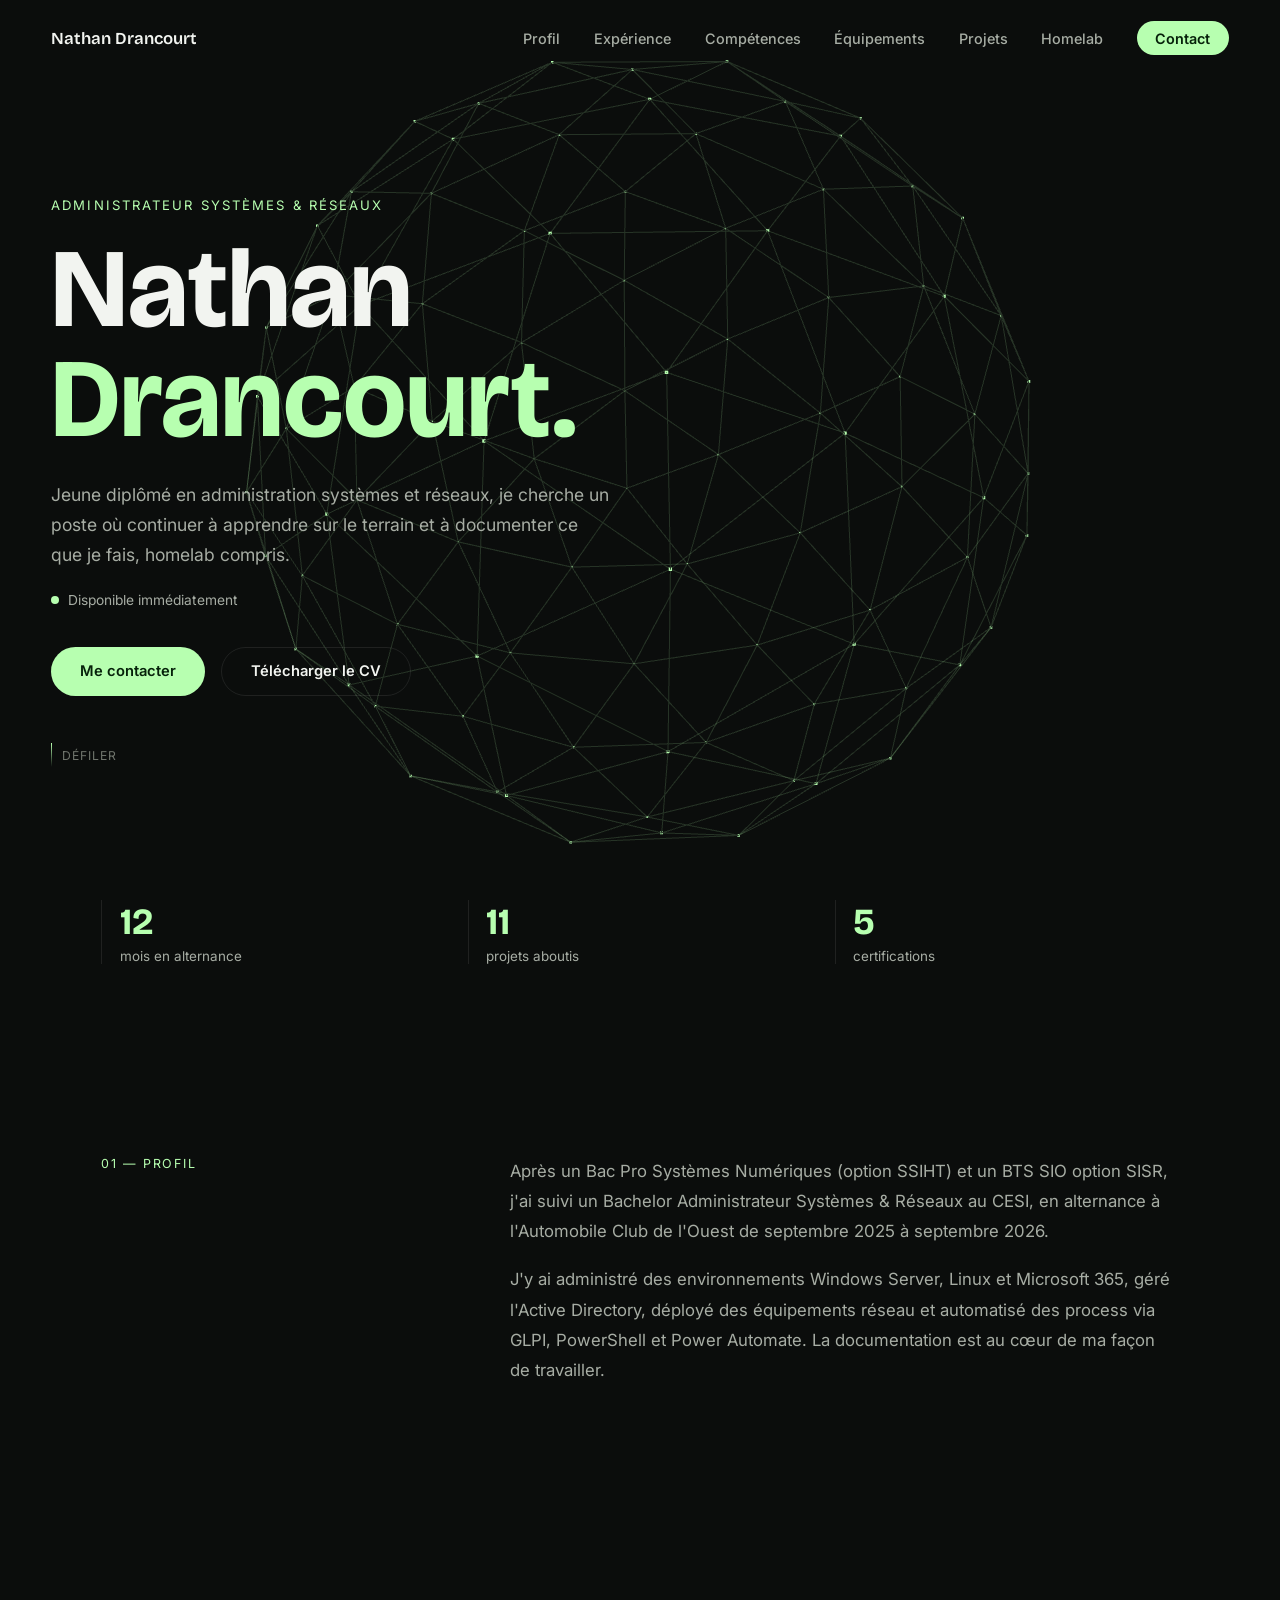
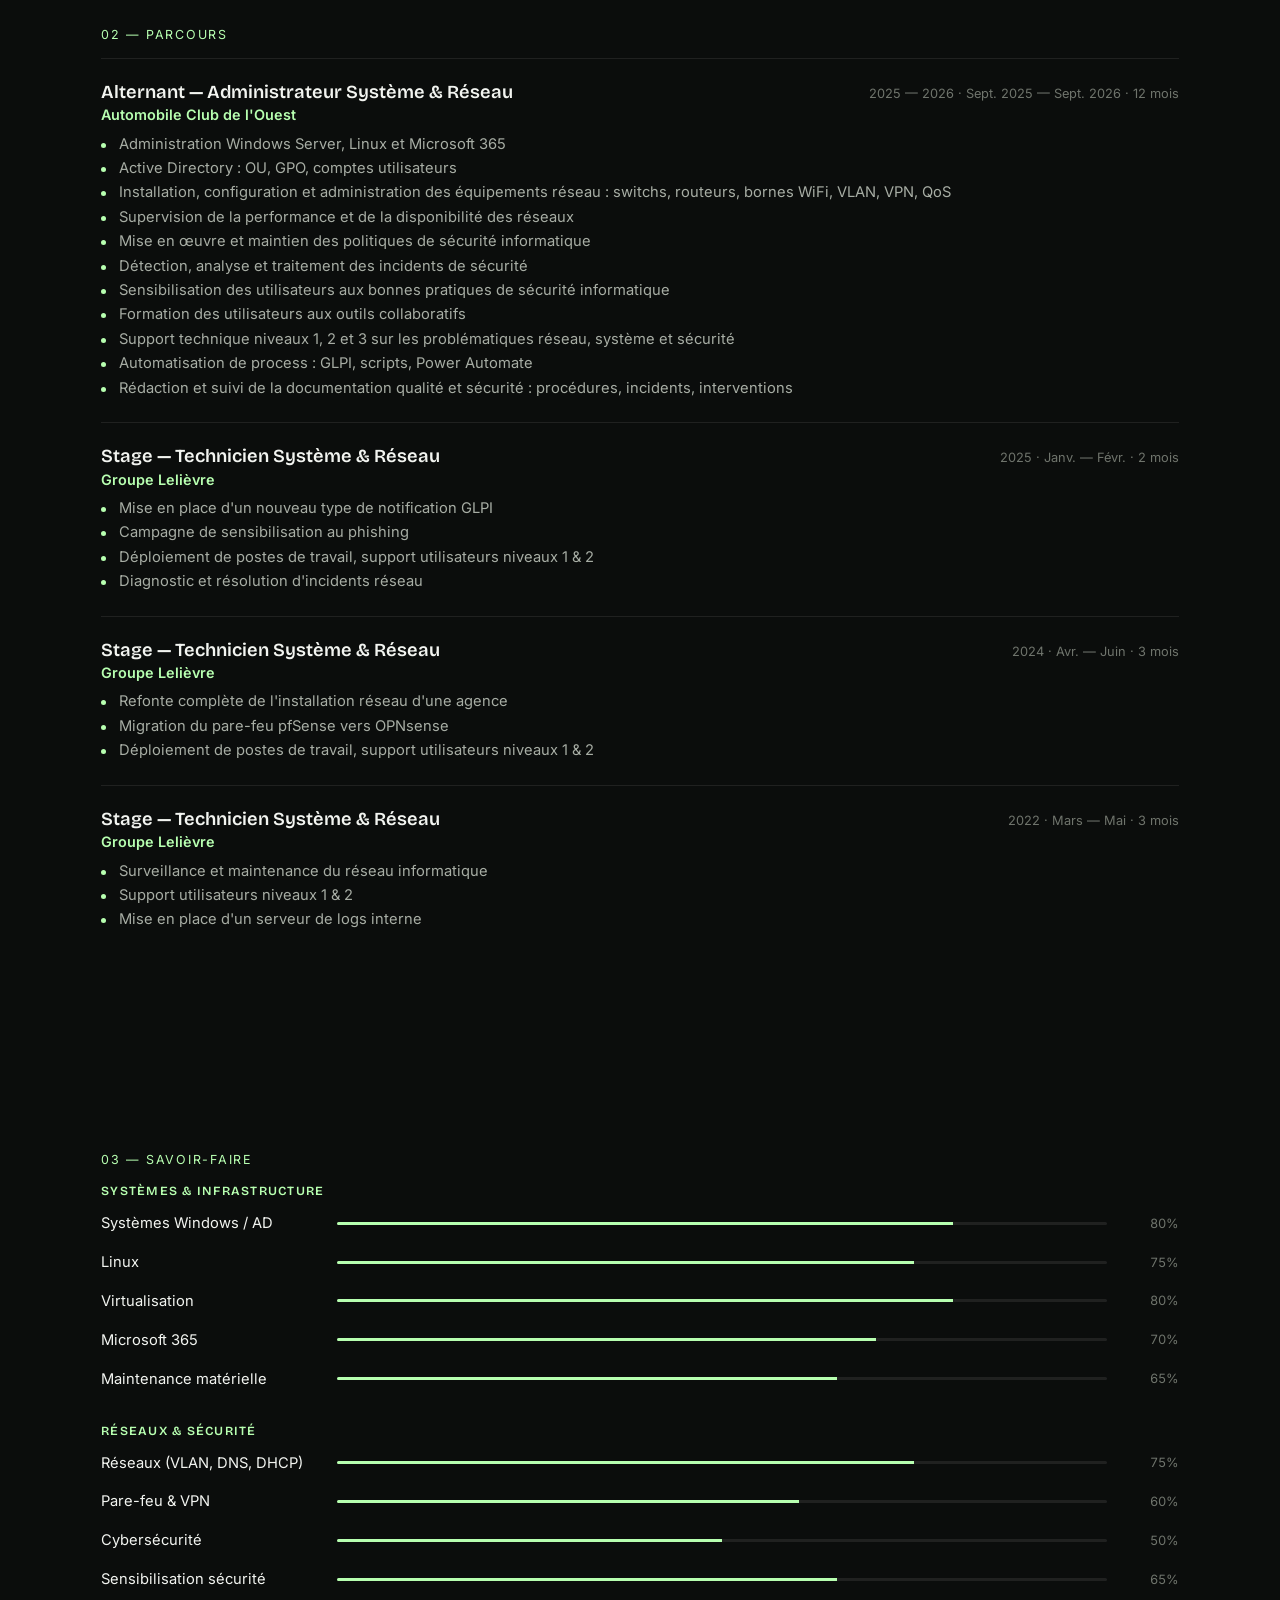
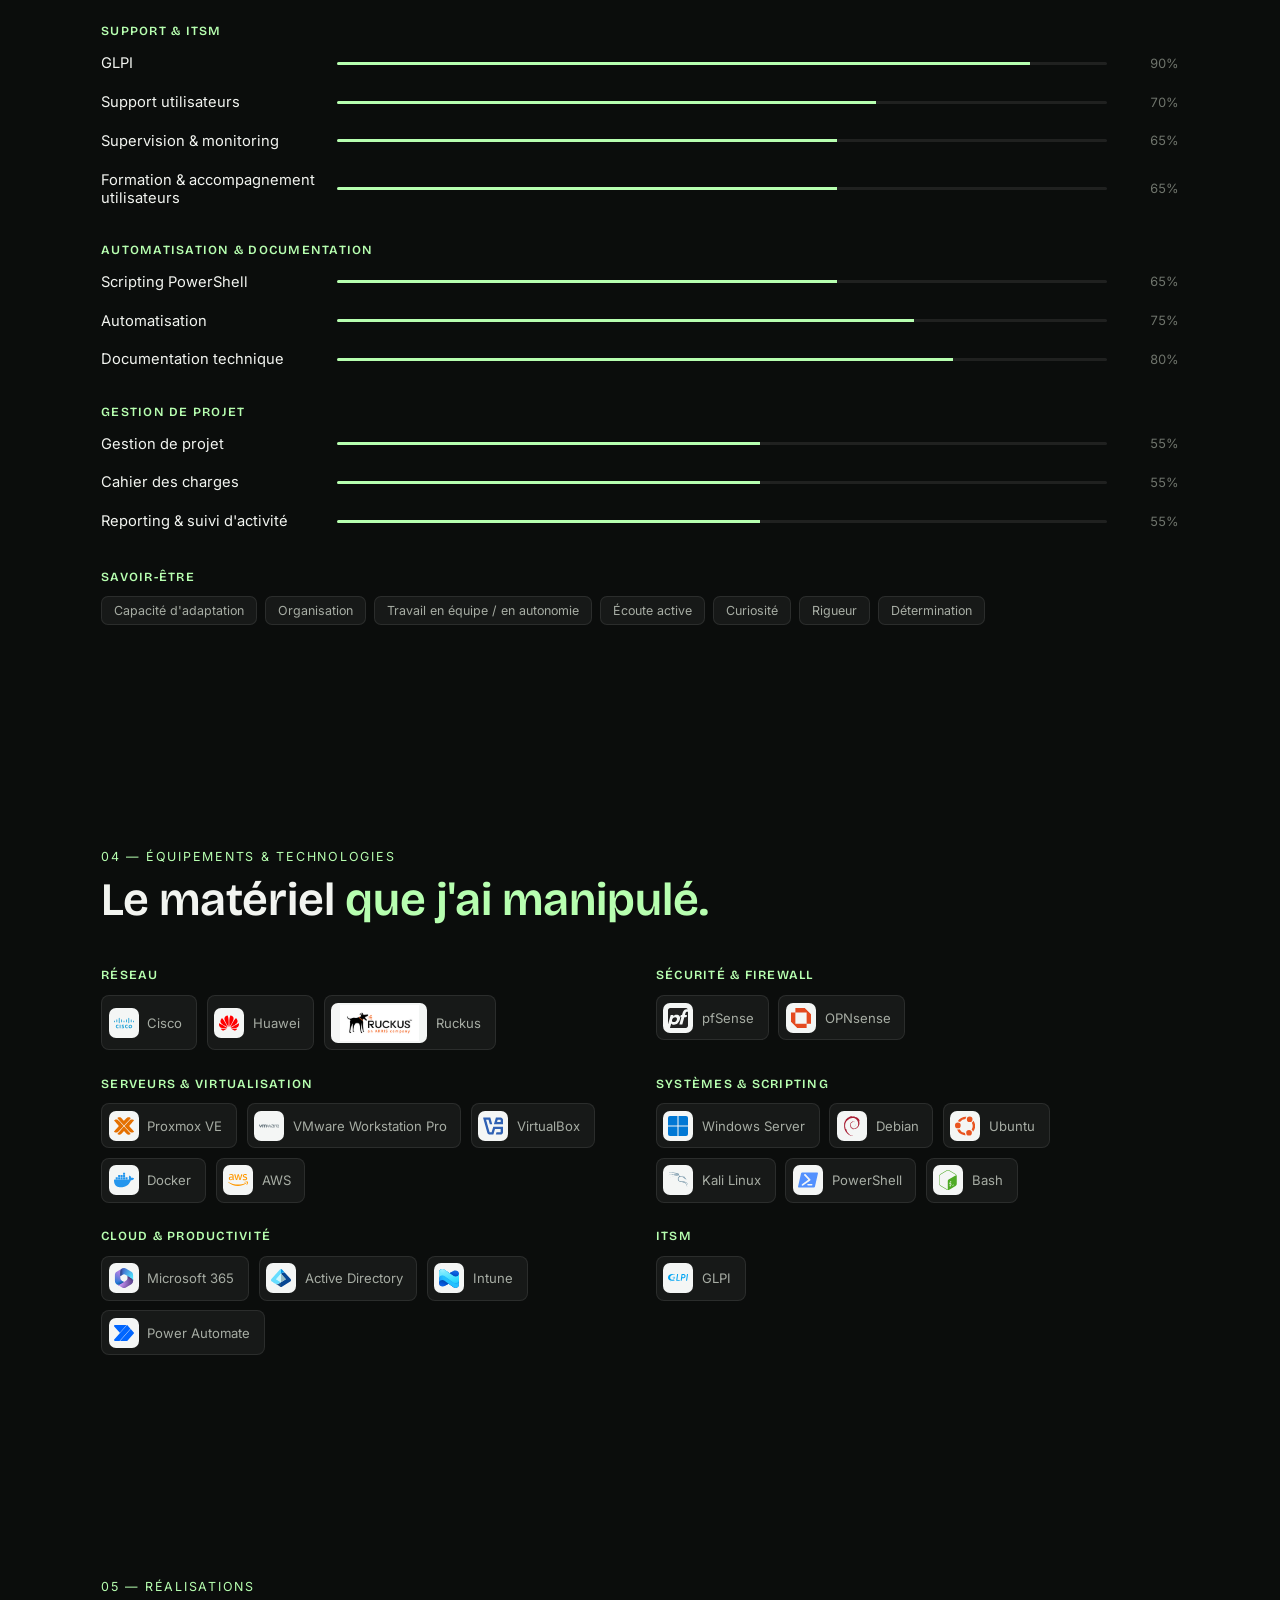
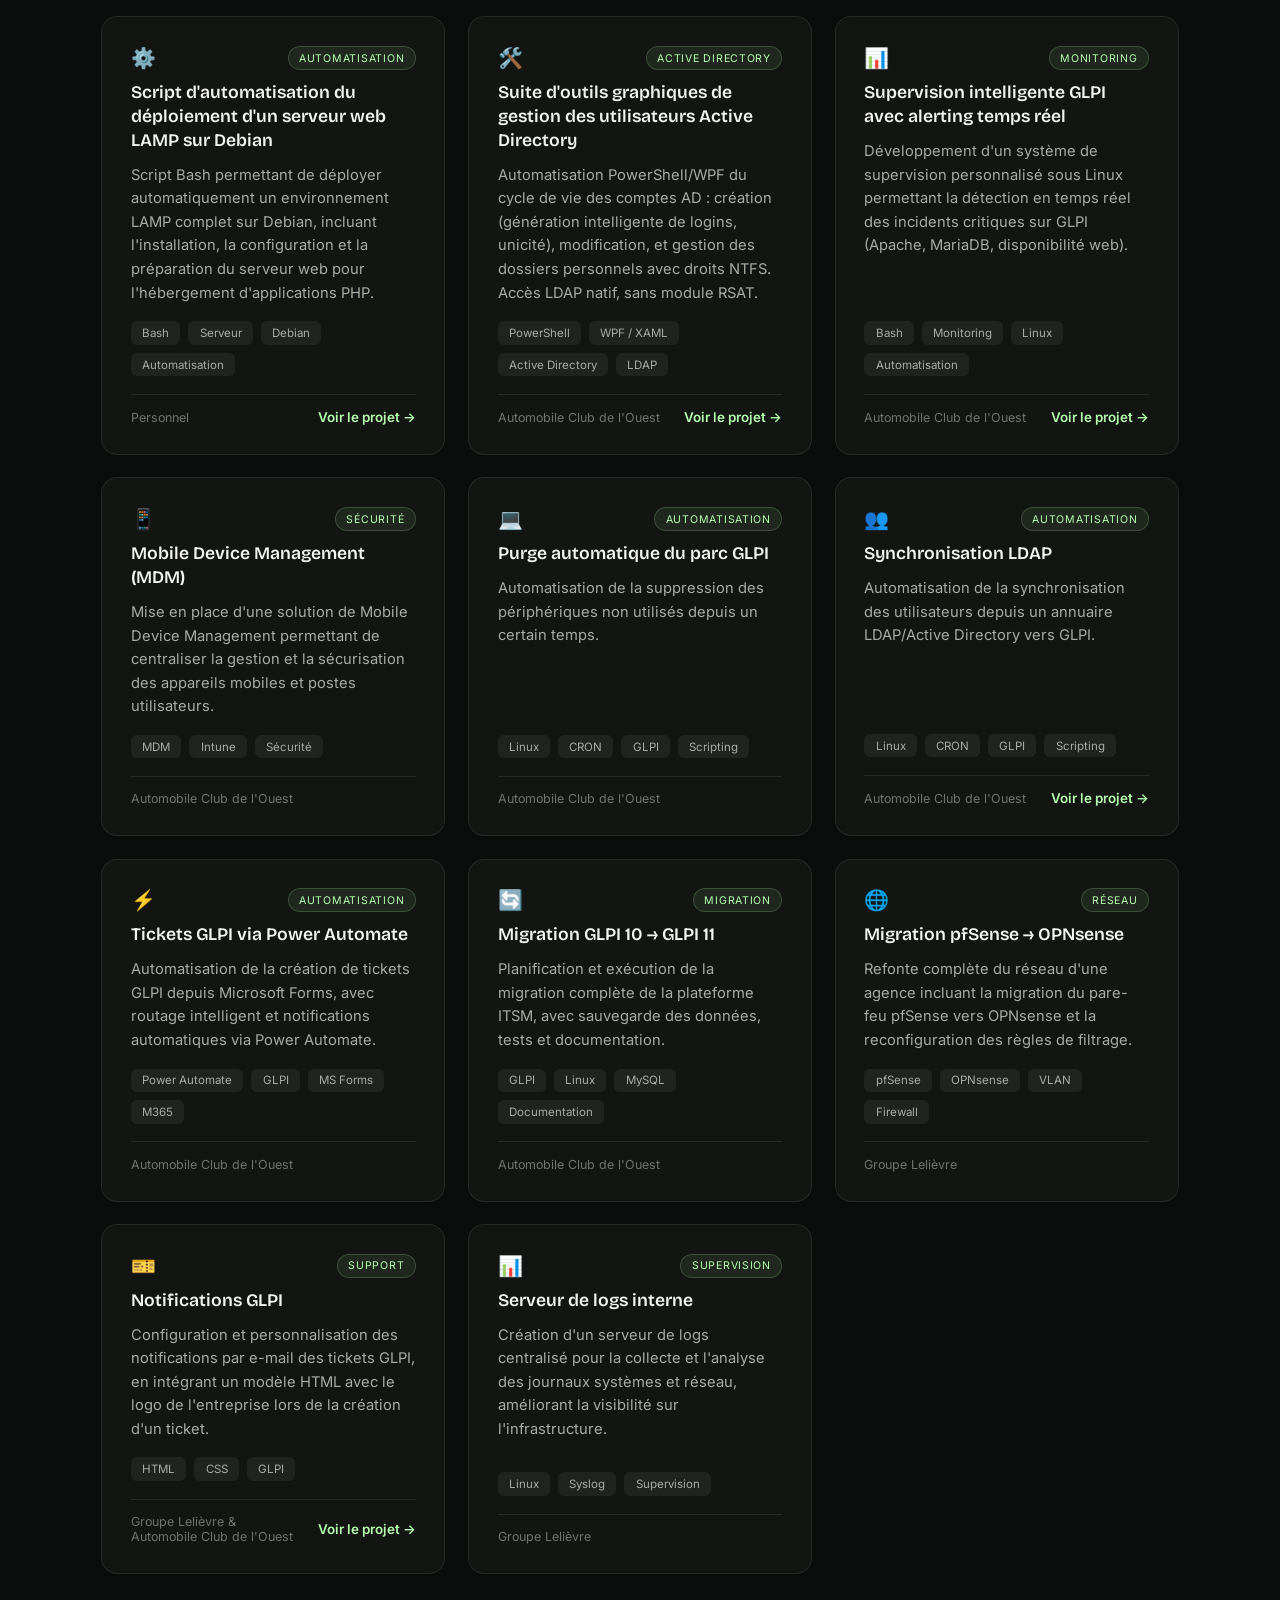
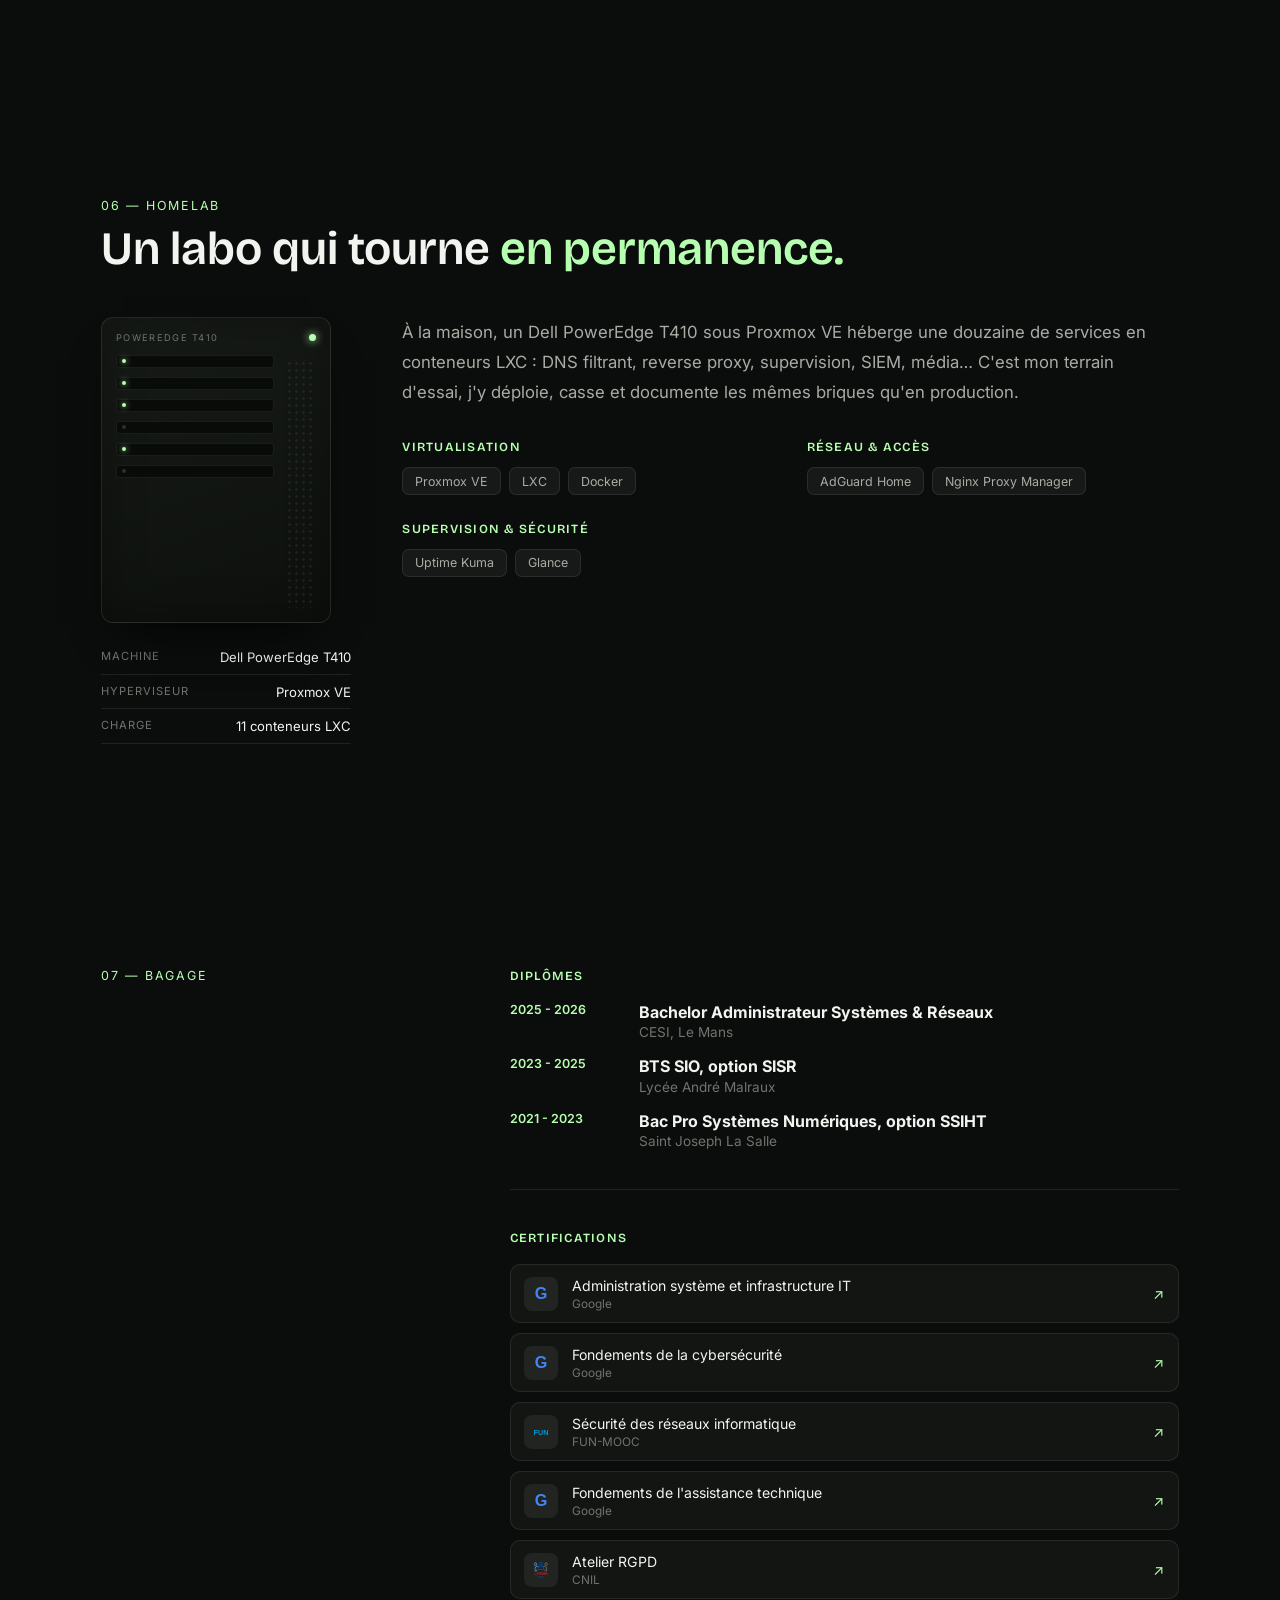
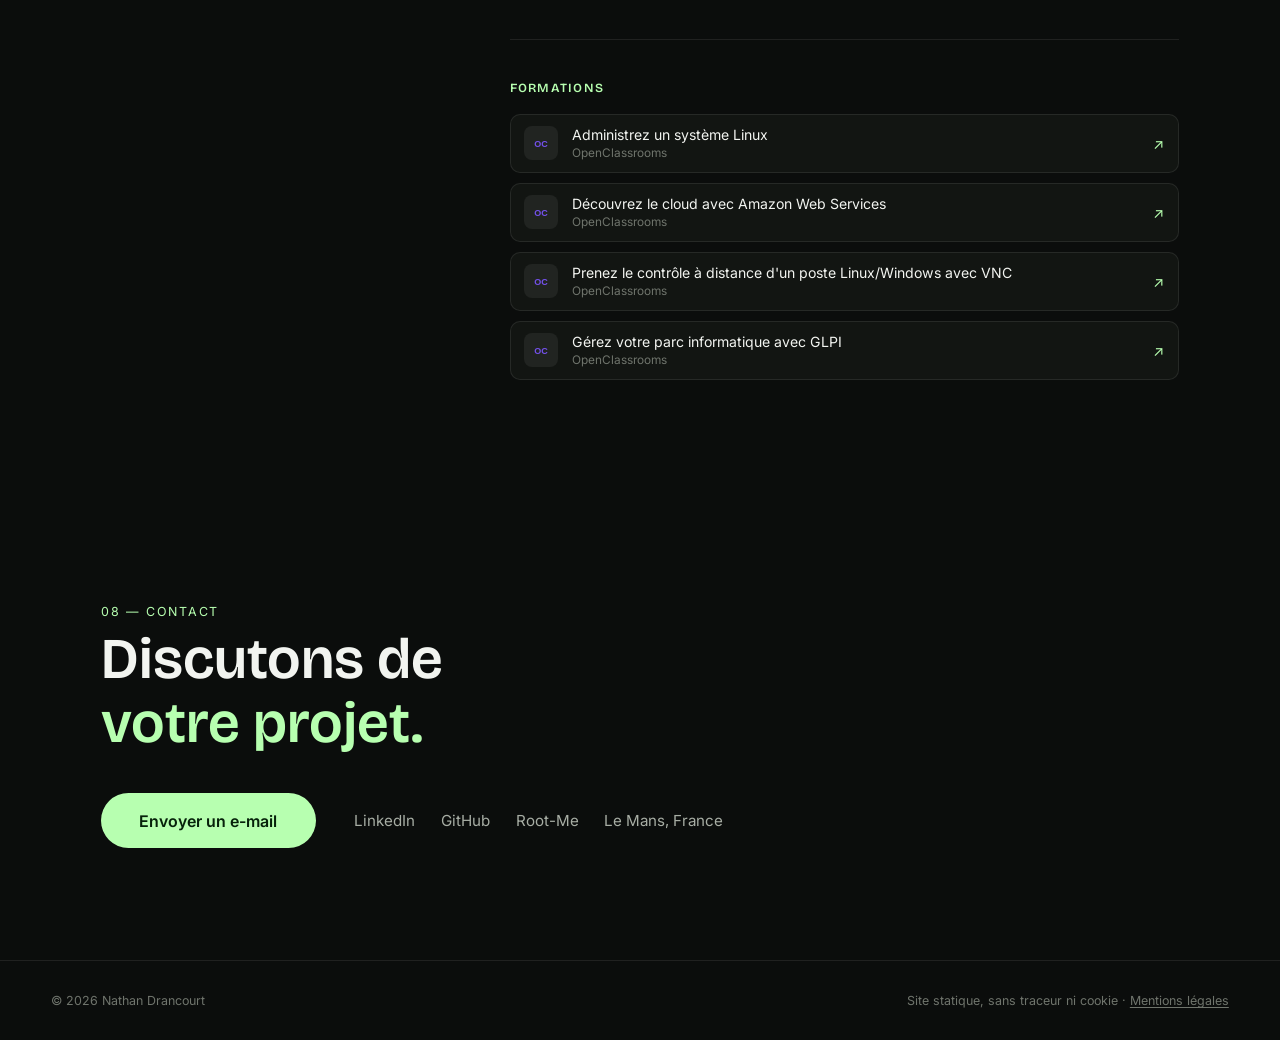
<file: index.html>
<!DOCTYPE html>
<html lang="fr">
<head>
  <meta charset="UTF-8" />
  <meta name="viewport" content="width=device-width, initial-scale=1.0" />
  <title>Nathan Drancourt</title>
  <meta name="description" content="Portfolio de Nathan Drancourt, Administrateur Systèmes & Réseaux : un an d’alternance à l’Automobile Club de l’Ouest, projets d’automatisation et homelab auto-hébergé." />
  <meta name="author" content="Nathan Drancourt" />
  <meta name="theme-color" content="#0b0d0c" />

  <!-- Open Graph / réseaux sociaux -->
  <meta property="og:type" content="website" />
  <meta property="og:site_name" content="Nathan Drancourt" />
  <meta property="og:url" content="https://imnvthan.github.io/" />
  <meta property="og:title" content="Nathan Drancourt — Administrateur Systèmes & Réseaux" />
  <meta property="og:description" content="Un an d’alternance à l’Automobile Club de l’Ouest, projets d’automatisation GLPI/PowerShell et un homelab Proxmox auto-hébergé." />
  <meta property="og:image" content="https://imnvthan.github.io/assets/og.png" />
  <meta property="og:image:width" content="1200" />
  <meta property="og:image:height" content="630" />
  <meta property="og:locale" content="fr_FR" />
  <meta name="twitter:card" content="summary_large_image" />
  <meta name="twitter:title" content="Nathan Drancourt — Administrateur Systèmes & Réseaux" />
  <meta name="twitter:description" content="Un an d’alternance à l’Automobile Club de l’Ouest, projets d’automatisation GLPI/PowerShell et un homelab Proxmox auto-hébergé." />
  <meta name="twitter:image" content="https://imnvthan.github.io/assets/og.png" />

  <link rel="icon" href="data:image/svg+xml,%3Csvg xmlns='http://www.w3.org/2000/svg' viewBox='0 0 100 100'%3E%3Crect width='100' height='100' rx='20' fill='%230b0d0c'/%3E%3Cpolygon points='50,18 82,38 82,72 50,92 18,72 18,38' fill='none' stroke='%23b7ffb0' stroke-width='4'/%3E%3C/svg%3E" />
  <link rel="preconnect" href="https://fonts.googleapis.com" />
  <link rel="preconnect" href="https://fonts.gstatic.com" crossorigin />
  <link href="https://fonts.googleapis.com/css2?family=Bricolage+Grotesque:opsz,wght@12..96,500;12..96,600;12..96,700&family=Inter:wght@400;500;600&display=swap" rel="stylesheet" />
  <link rel="stylesheet" href="assets/css/style.css?v=17" />
</head>
<body>
  <a href="#main" class="skip-link">Aller au contenu</a>

  <canvas id="scene" class="scene-canvas" aria-hidden="true"></canvas>

  <header class="nav" id="nav">
    <a href="#top" class="nav-brand">Nathan Drancourt</a>
    <button class="nav-toggle" id="navToggle" aria-label="Menu" aria-expanded="false"><span></span></button>
    <nav class="nav-links" id="navLinks">
      <a href="#about">Profil</a>
      <a href="#experience">Expérience</a>
      <a href="#skills">Compétences</a>
      <a href="#equipment">Équipements</a>
      <a href="#projects">Projets</a>
      <a href="#homelab">Homelab</a>
      <a href="#contact" class="nav-cta">Contact</a>
    </nav>
  </header>

  <main id="main">
    <section class="hero" id="top">
      <p class="hero-kicker" id="heroKicker"></p>
      <h1 class="hero-title" id="heroTitle" aria-label="Nathan Drancourt">
        <span class="line"><span class="word">Nathan</span></span>
        <span class="line"><span class="word accent">Drancourt.</span></span>
      </h1>
      <p class="hero-sub" id="heroTagline"></p>
      <p class="hero-status" id="heroStatus"><span class="status-dot" aria-hidden="true"></span></p>
      <div class="hero-actions">
        <a href="#contact" class="btn btn-primary" data-magnetic><span>Me contacter</span></a>
        <a href="#" class="btn btn-ghost" id="heroCv" download data-magnetic><span>Télécharger le CV</span></a>
      </div>
      <div class="scroll-cue" aria-hidden="true"><span></span>défiler</div>
    </section>

    <section class="stats" id="stats">
      <div class="stats-inner" id="statsInner"></div>
    </section>

    <section id="about" class="panel">
      <div class="panel-inner two-col">
        <p class="kicker">01 — Profil</p>
        <div>
          <div class="prose" id="aboutProse"></div>
        </div>
      </div>
    </section>

    <section id="experience" class="panel">
      <div class="panel-inner">
        <p class="kicker">02 — Parcours</p>
        <div class="timeline" id="timeline"></div>
      </div>
    </section>

    <section id="skills" class="panel">
      <div class="panel-inner">
        <p class="kicker">03 — Savoir-faire</p>
        <div class="skill-rows" id="skillRows"></div>
        <h3 class="soft-skills-title">Savoir-être</h3>
        <div class="stack-chips" id="softSkillChips"></div>
      </div>
    </section>

    <section id="equipment" class="panel">
      <div class="panel-inner">
        <p class="kicker">04 — Équipements &amp; technologies</p>
        <h2 class="homelab-title">Le matériel <span class="accent">que j'ai manipulé.</span></h2>
        <div class="stack-groups" id="equipmentStack"></div>
      </div>
    </section>

    <section id="projects" class="panel">
      <div class="panel-inner">
        <p class="kicker">05 — Réalisations</p>
        <div class="project-grid" id="projectGrid"></div>
      </div>
    </section>

    <section id="homelab" class="panel">
      <div class="panel-inner">
        <p class="kicker">06 — Homelab</p>
        <h2 class="homelab-title">Un labo qui tourne <span class="accent">en permanence.</span></h2>
        <div class="homelab-grid">
          <div class="homelab-rig">
            <div class="server" aria-hidden="true">
              <div class="server-head">
                <span class="server-brand">PowerEdge T410</span>
                <span class="server-led"></span>
              </div>
              <span class="server-bay live"></span>
              <span class="server-bay live"></span>
              <span class="server-bay live"></span>
              <span class="server-bay"></span>
              <span class="server-bay live"></span>
              <span class="server-bay"></span>
            </div>
            <dl class="spec-list" id="homelabSpecs"></dl>
          </div>
          <div class="homelab-main">
            <p class="homelab-intro" id="homelabIntro"></p>
            <div class="stack-groups" id="homelabStack"></div>
          </div>
        </div>
      </div>
    </section>

    <section id="learning" class="panel">
      <div class="panel-inner two-col">
        <p class="kicker">07 — Bagage</p>
        <div class="bagage-cols">
          <div class="bagage-block">
            <h3 class="bagage-subhead">Diplômes</h3>
            <ul class="edu-list" id="eduList"></ul>
          </div>
          <div class="bagage-block">
            <h3 class="bagage-subhead">Certifications</h3>
            <div class="cert-list" id="certList"></div>
          </div>
          <div class="bagage-block">
            <h3 class="bagage-subhead">Formations</h3>
            <div class="cert-list" id="formationList"></div>
          </div>
        </div>
      </div>
    </section>

    <section id="contact" class="panel contact-panel">
      <div class="panel-inner">
        <p class="kicker">08 — Contact</p>
        <h2 class="contact-title">Discutons de<br /><span class="accent">votre projet.</span></h2>
        <div class="contact-row">
          <a href="#" class="btn btn-primary btn-lg" id="contactMail" data-magnetic><span>Envoyer un e-mail</span></a>
          <div class="contact-links">
            <a href="#" id="linkedinLink" target="_blank" rel="noopener noreferrer">LinkedIn</a>
            <a href="#" id="githubLink" target="_blank" rel="noopener noreferrer">GitHub</a>
            <a href="#" id="rootmeLink" target="_blank" rel="noopener noreferrer">Root-Me</a>
            <span id="locationText"></span>
          </div>
        </div>
      </div>
    </section>
  </main>

  <footer class="site-footer">
    <span>© <span id="year"></span> Nathan Drancourt</span>
    <span>Site statique, sans traceur ni cookie · <a href="mentions-legales.html">Mentions légales</a></span>
  </footer>

  <script src="assets/vendor/three.min.js"></script>
  <script src="assets/vendor/gsap.min.js"></script>
  <script src="assets/vendor/ScrollTrigger.min.js"></script>
  <script src="assets/js/data.js?v=20"></script>
  <script src="assets/js/scene.js?v=1"></script>
  <script src="assets/js/main.js?v=14"></script>
</body>
</html>
</file>
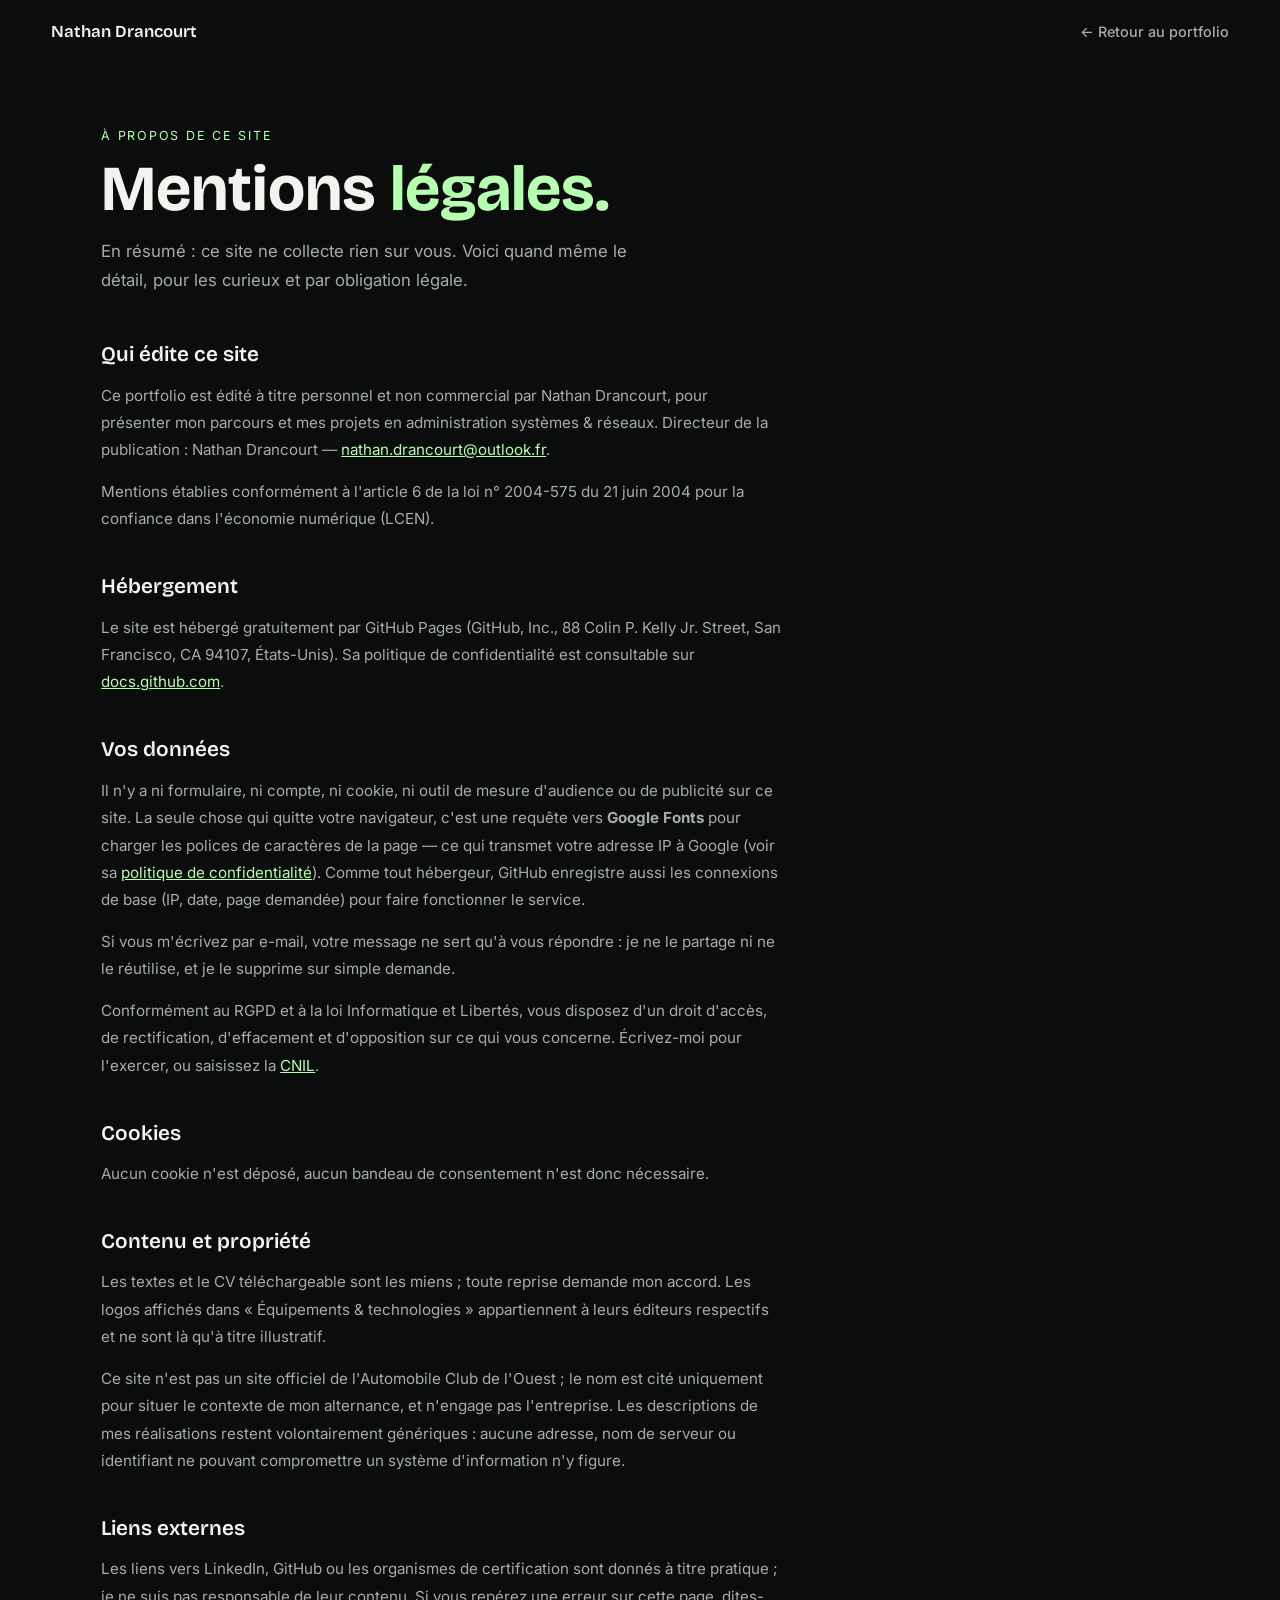
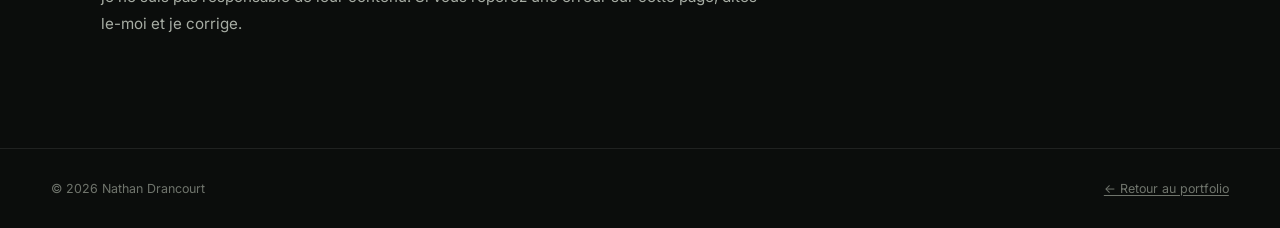
<file: mentions-legales.html>
<!DOCTYPE html>
<html lang="fr">
<head>
  <meta charset="UTF-8" />
  <meta name="viewport" content="width=device-width, initial-scale=1.0" />
  <title>Mentions légales — Nathan Drancourt</title>
  <meta name="description" content="Mentions légales du portfolio de Nathan Drancourt : éditeur, hébergement, données personnelles, cookies, propriété intellectuelle." />
  <meta name="robots" content="noindex" />
  <meta name="theme-color" content="#0b0d0c" />

  <link rel="icon" href="data:image/svg+xml,%3Csvg xmlns='http://www.w3.org/2000/svg' viewBox='0 0 100 100'%3E%3Crect width='100' height='100' rx='20' fill='%230b0d0c'/%3E%3Cpolygon points='50,18 82,38 82,72 50,92 18,72 18,38' fill='none' stroke='%23b7ffb0' stroke-width='4'/%3E%3C/svg%3E" />
  <link rel="preconnect" href="https://fonts.googleapis.com" />
  <link rel="preconnect" href="https://fonts.gstatic.com" crossorigin />
  <link href="https://fonts.googleapis.com/css2?family=Bricolage+Grotesque:opsz,wght@12..96,500;12..96,600;12..96,700&family=Inter:wght@400;500;600&display=swap" rel="stylesheet" />
  <link rel="stylesheet" href="assets/css/style.css?v=15" />
</head>
<body class="no-scene">
  <a href="#main" class="skip-link">Aller au contenu</a>

  <header class="nav" id="nav">
    <a href="index.html" class="nav-brand">Nathan Drancourt</a>
    <nav class="nav-links">
      <a href="index.html">← Retour au portfolio</a>
    </nav>
  </header>

  <main id="main">
    <section class="panel legal-header">
      <div class="panel-inner">
        <p class="kicker">À propos de ce site</p>
        <h1 class="legal-title">Mentions <span class="accent">légales.</span></h1>
        <p class="legal-sub">En résumé : ce site ne collecte rien sur vous. Voici quand même le détail, pour les curieux et par obligation légale.</p>
      </div>
    </section>

    <section class="panel legal-body">
      <div class="panel-inner">
        <div class="legal-content">

          <h2>Qui édite ce site</h2>
          <p>Ce portfolio est édité à titre personnel et non commercial par Nathan Drancourt, pour présenter mon parcours et mes projets en administration systèmes &amp; réseaux. Directeur de la publication : Nathan Drancourt — <a href="mailto:nathan.drancourt@outlook.fr">nathan.drancourt@outlook.fr</a>.</p>
          <p>Mentions établies conformément à l'article 6 de la loi n° 2004-575 du 21 juin 2004 pour la confiance dans l'économie numérique (LCEN).</p>

          <h2>Hébergement</h2>
          <p>Le site est hébergé gratuitement par GitHub Pages (GitHub, Inc., 88 Colin P. Kelly Jr. Street, San Francisco, CA 94107, États-Unis). Sa politique de confidentialité est consultable sur <a href="https://docs.github.com/fr/site-policy/privacy-policies/github-general-privacy-statement" target="_blank" rel="noopener noreferrer">docs.github.com</a>.</p>

          <h2>Vos données</h2>
          <p>Il n'y a ni formulaire, ni compte, ni cookie, ni outil de mesure d'audience ou de publicité sur ce site. La seule chose qui quitte votre navigateur, c'est une requête vers <strong>Google Fonts</strong> pour charger les polices de caractères de la page — ce qui transmet votre adresse IP à Google (voir sa <a href="https://policies.google.com/privacy" target="_blank" rel="noopener noreferrer">politique de confidentialité</a>). Comme tout hébergeur, GitHub enregistre aussi les connexions de base (IP, date, page demandée) pour faire fonctionner le service.</p>
          <p>Si vous m'écrivez par e-mail, votre message ne sert qu'à vous répondre : je ne le partage ni ne le réutilise, et je le supprime sur simple demande.</p>
          <p>Conformément au RGPD et à la loi Informatique et Libertés, vous disposez d'un droit d'accès, de rectification, d'effacement et d'opposition sur ce qui vous concerne. Écrivez-moi pour l'exercer, ou saisissez la <a href="https://www.cnil.fr/fr/plaintes" target="_blank" rel="noopener noreferrer">CNIL</a>.</p>

          <h2>Cookies</h2>
          <p>Aucun cookie n'est déposé, aucun bandeau de consentement n'est donc nécessaire.</p>

          <h2>Contenu et propriété</h2>
          <p>Les textes et le CV téléchargeable sont les miens ; toute reprise demande mon accord. Les logos affichés dans « Équipements &amp; technologies » appartiennent à leurs éditeurs respectifs et ne sont là qu'à titre illustratif.</p>
          <p>Ce site n'est pas un site officiel de l'Automobile Club de l'Ouest ; le nom est cité uniquement pour situer le contexte de mon alternance, et n'engage pas l'entreprise. Les descriptions de mes réalisations restent volontairement génériques : aucune adresse, nom de serveur ou identifiant ne pouvant compromettre un système d'information n'y figure.</p>

          <h2>Liens externes</h2>
          <p>Les liens vers LinkedIn, GitHub ou les organismes de certification sont donnés à titre pratique ; je ne suis pas responsable de leur contenu. Si vous repérez une erreur sur cette page, dites-le-moi et je corrige.</p>

        </div>
      </div>
    </section>
  </main>

  <footer class="site-footer">
    <span>© <span id="year"></span> Nathan Drancourt</span>
    <a href="index.html">← Retour au portfolio</a>
  </footer>

  <script>document.getElementById("year").textContent = new Date().getFullYear();</script>
</body>
</html>
</file>
<file: assets/css/style.css>
*, *::before, *::after { box-sizing: border-box; margin: 0; padding: 0; }

:root {
  --bg: #0b0d0c;
  --surface: #121512;
  --line: #ffffff16;
  --ink: #f2f4f0;
  --ink-soft: #a7ada4;
  --muted: #6f746c;
  --accent: #b7ffb0;
  --font-display: 'Bricolage Grotesque', sans-serif;
  --font-body: 'Inter', sans-serif;
  --maxw: 1180px;
}

html { scroll-behavior: smooth; }
body { background: var(--bg); color: var(--ink); font-family: var(--font-body); overflow-x: hidden; position: relative; }

::selection { background: var(--accent); color: #06210a; }
.accent { color: var(--accent); }
.skip-link { position: absolute; left: 1rem; top: -3rem; background: var(--accent); color: #06210a; padding: 0.6rem 1.2rem; border-radius: 6px; text-decoration: none; z-index: 1000; transition: top 0.2s; font-weight: 600; }
.skip-link:focus { top: 1rem; }

.scene-canvas { position: fixed; inset: 0; z-index: 0; pointer-events: none; }
body.no-scene .scene-canvas { display: none; }

/* ============ NAV ============ */
.nav {
  position: fixed; top: 0; left: 0; right: 0; z-index: 200; display: flex; align-items: center; justify-content: space-between;
  padding: 1.3rem 4vw; transition: background 0.3s, border-color 0.3s; border-bottom: 1px solid transparent;
}
.nav.scrolled { background: #0b0d0cd9; backdrop-filter: blur(12px); border-color: var(--line); }
.nav-brand { font-family: var(--font-display); font-weight: 600; font-size: 1.05rem; color: var(--ink); text-decoration: none; }
.nav-links { display: flex; align-items: center; gap: 2.1rem; }
.nav-links a { color: var(--ink-soft); text-decoration: none; font-size: 0.9rem; font-weight: 500; transition: color 0.2s; }
.nav-links a:hover, .nav-links a.active { color: var(--ink); }
.nav-cta { background: var(--accent); color: #06210a !important; padding: 0.55rem 1.15rem; border-radius: 999px; font-weight: 600 !important; }
.nav-toggle { display: none; width: 40px; height: 40px; background: none; border: 1px solid var(--line); border-radius: 8px; cursor: pointer; position: relative; }
.nav-toggle span, .nav-toggle span::before, .nav-toggle span::after { content: ''; position: absolute; left: 10px; right: 10px; height: 2px; background: var(--ink); transition: transform 0.2s, opacity 0.2s; }
.nav-toggle span { top: 19px; }
.nav-toggle span::before { top: -7px; }
.nav-toggle span::after { top: 7px; }
.nav-toggle[aria-expanded="true"] span { background: transparent; }
.nav-toggle[aria-expanded="true"] span::before { transform: translateY(7px) rotate(45deg); }
.nav-toggle[aria-expanded="true"] span::after { transform: translateY(-7px) rotate(-45deg); }

/* ============ LAYOUT ============ */
main { position: relative; z-index: 10; }
.panel-inner { max-width: var(--maxw); margin: 0 auto; padding: 0 4vw; }
.panel { padding: 7rem 0; }
.two-col { display: grid; grid-template-columns: 0.7fr 1.3fr; gap: 3rem; }
.kicker { font-family: var(--font-body); font-size: 0.78rem; letter-spacing: 0.14em; text-transform: uppercase; color: var(--accent); }

/* ============ HERO ============ */
.hero { min-height: 100vh; display: flex; flex-direction: column; justify-content: center; padding: 8rem 4vw 4rem; }
.hero-kicker {
  font-size: 0.82rem; letter-spacing: 0.16em; text-transform: uppercase; color: var(--accent);
  margin-bottom: 1.4rem; opacity: 0; transform: translateY(14px);
}
.hero-title { font-family: var(--font-display); font-weight: 700; font-size: clamp(3rem, 10vw, 7rem); line-height: 0.98; margin-bottom: 1.6rem; }
.line { display: block; overflow: hidden; }
.word { display: inline-block; will-change: transform; }
.hero-sub { max-width: 560px; font-size: 1.1rem; color: var(--ink-soft); line-height: 1.7; margin-bottom: 1.4rem; opacity: 0; transform: translateY(14px); }
.hero-status { display: inline-flex; align-items: center; gap: 0.55rem; font-size: 0.86rem; color: var(--ink-soft); margin-bottom: 2.4rem; opacity: 0; transform: translateY(14px); }
.status-dot { width: 8px; height: 8px; border-radius: 50%; background: var(--accent); box-shadow: 0 0 0 0 #b7ffb066; animation: status-ping 2.8s ease-out infinite; flex-shrink: 0; }
@keyframes status-ping { 0% { box-shadow: 0 0 0 0 #b7ffb066; } 70%, 100% { box-shadow: 0 0 0 8px #b7ffb000; } }
.hero-actions { display: flex; gap: 1rem; flex-wrap: wrap; margin-bottom: 3rem; opacity: 0; transform: translateY(14px); }
.btn { display: inline-flex; align-items: center; padding: 0.9rem 1.8rem; border-radius: 999px; text-decoration: none; font-weight: 600; font-size: 0.92rem; transition: transform 0.15s, background 0.2s, border-color 0.2s; will-change: transform; }
.btn span { pointer-events: none; }
.btn-primary { background: var(--accent); color: #06210a; }
.btn-primary:hover { background: #d4ffce; }
.btn-ghost { border: 1px solid var(--line); color: var(--ink); }
.btn-ghost:hover { border-color: var(--ink); }
.btn-lg { padding: 1.1rem 2.4rem; font-size: 1rem; }
.scroll-cue { display: inline-flex; align-items: center; gap: 0.6rem; font-size: 0.76rem; color: var(--muted); text-transform: uppercase; letter-spacing: 0.08em; opacity: 0; transform: translateY(14px); }
.scroll-cue span { width: 1px; height: 24px; background: linear-gradient(var(--accent), transparent); }

/* ============ STATS ============ */
.stats-inner { display: grid; grid-template-columns: repeat(3, 1fr); max-width: var(--maxw); margin: 0 auto; padding: 0 4vw 5rem; gap: 1.4rem; }
.stat { border-left: 1px solid var(--line); padding-left: 1.1rem; }
.stat-value { font-family: var(--font-display); font-size: 2.3rem; font-weight: 700; color: var(--accent); }
.stat-label { color: var(--ink-soft); font-size: 0.84rem; margin-top: 0.25rem; }

/* ============ PROSE / TIMELINE ============ */
.reveal { opacity: 0; }
.reveal.in-view { opacity: 1; }
.prose p { color: var(--ink-soft); font-size: 1.05rem; line-height: 1.8; margin-bottom: 1.1rem; }
h2, h3 { font-family: var(--font-display); font-weight: 600; }

.timeline { display: flex; flex-direction: column; gap: 1.6rem; margin-top: 1rem; }
.timeline-item { border-top: 1px solid var(--line); padding-top: 1.4rem; }
.timeline-top { display: flex; justify-content: space-between; flex-wrap: wrap; gap: 0.4rem; align-items: baseline; margin-bottom: 0.2rem; }
.timeline-top h3 { font-size: 1.15rem; }
.timeline-date { font-size: 0.8rem; color: var(--muted); white-space: nowrap; }
.timeline-company { color: var(--accent); font-weight: 600; font-size: 0.9rem; margin-bottom: 0.7rem; }
.task-list { list-style: none; display: flex; flex-direction: column; gap: 0.4rem; }
.task-list li { position: relative; padding-left: 1.1rem; color: var(--ink-soft); font-size: 0.92rem; }
.task-list li::before { content: ''; position: absolute; left: 0; top: 0.55em; width: 5px; height: 5px; border-radius: 50%; background: var(--accent); }

/* ============ SKILLS ============ */
.skill-rows { display: flex; flex-direction: column; gap: 2.2rem; margin-top: 1rem; }
.skill-group-title { font-size: 0.78rem; text-transform: uppercase; letter-spacing: 0.1em; color: var(--accent); margin-bottom: 1rem; }
.skill-group-rows { display: flex; flex-direction: column; gap: 1.3rem; }
.skill-row { display: grid; grid-template-columns: 220px 1fr 3.5rem; align-items: center; gap: 1rem; }
.skill-label { font-size: 0.92rem; }
.skill-bar { height: 3px; background: var(--line); border-radius: 2px; overflow: hidden; }
.skill-fill { height: 100%; width: 0%; background: var(--accent); }
.skill-num { font-size: 0.8rem; color: var(--muted); text-align: right; font-variant-numeric: tabular-nums; }
.soft-skills-title { font-size: 0.78rem; text-transform: uppercase; letter-spacing: 0.1em; color: var(--accent); margin: 2.4rem 0 0.8rem; }

/* ============ PROJECTS ============ */
.project-grid { display: grid; grid-template-columns: repeat(3, 1fr); gap: 1.4rem; margin-top: 1.4rem; }
.project-card {
  background: var(--surface); border: 1px solid var(--line); border-radius: 16px;
  padding: 1.8rem; display: flex; flex-direction: column; gap: 0.7rem;
  transition: border-color 0.2s, transform 0.2s;
}
.project-card:hover { border-color: #ffffff33; transform: translateY(-3px); }
.project-top { display: flex; align-items: center; justify-content: space-between; gap: 0.6rem; }
.project-icon { font-size: 1.25rem; line-height: 1; }
.project-category {
  font-size: 0.66rem; text-transform: uppercase; letter-spacing: 0.07em; color: var(--accent);
  background: #b7ffb014; border: 1px solid #b7ffb030; padding: 0.28rem 0.65rem; border-radius: 20px; white-space: nowrap;
}
.project-card h3 { font-size: 1.1rem; line-height: 1.35; }
.project-card p { color: var(--ink-soft); font-size: 0.92rem; line-height: 1.6; flex: 1; }
.tag-row { display: flex; flex-wrap: wrap; gap: 0.5rem; margin-top: 0.3rem; }
.tag { font-size: 0.72rem; background: #ffffff0f; color: var(--ink-soft); padding: 0.3rem 0.7rem; border-radius: 6px; }
.project-foot {
  display: flex; align-items: center; justify-content: space-between; gap: 0.8rem;
  margin-top: 0.4rem; padding-top: 0.9rem; border-top: 1px solid var(--line);
}
.project-org { font-size: 0.78rem; color: var(--muted); }
.project-link { color: var(--accent); text-decoration: none; font-size: 0.84rem; font-weight: 600; white-space: nowrap; }
.project-link:hover { text-decoration: underline; }

/* ============ LEARNING ============ */
.bagage-cols { display: flex; flex-direction: column; gap: 2.5rem; }
.bagage-block + .bagage-block { border-top: 1px solid var(--line); padding-top: 2.5rem; }
.bagage-subhead {
  font-size: 0.78rem; text-transform: uppercase; letter-spacing: 0.1em; color: var(--accent);
  margin-bottom: 1.2rem;
}
.edu-list, .cert-list { list-style: none; display: flex; flex-direction: column; gap: 1rem; }
.edu-list li { display: flex; gap: 1.2rem; }
.edu-date { font-size: 0.78rem; color: var(--accent); font-weight: 600; white-space: nowrap; min-width: 110px; }
.edu-school { display: block; font-size: 0.85rem; color: var(--muted); margin-top: 0.15rem; }
.cert-list { gap: 0.65rem; }
.cert-item {
  display: flex; align-items: center; gap: 0.85rem; color: inherit; text-decoration: none;
  padding: 0.7rem 0.85rem; border: 1px solid var(--line); border-radius: 10px; background: var(--surface);
  transition: border-color 0.2s, transform 0.2s;
}
a.cert-item:hover { border-color: #ffffff33; transform: translateX(3px); }
.cert-logo {
  width: 34px; height: 34px; flex-shrink: 0; border-radius: 8px; object-fit: contain;
  background: #ffffff10; padding: 5px;
}
.cert-logo--txt {
  display: flex; align-items: center; justify-content: center; padding: 0;
  font-family: var(--font-display); font-weight: 700; color: var(--accent); font-size: 1rem;
}
.cert-body { display: flex; flex-direction: column; gap: 0.12rem; min-width: 0; }
.cert-name { font-size: 0.88rem; color: var(--ink); line-height: 1.3; }
.cert-issuer { font-size: 0.74rem; color: var(--muted); }
.cert-go { margin-left: auto; color: var(--accent); font-size: 0.9rem; flex-shrink: 0; }

/* ============ HOMELAB ============ */
.homelab-title { font-size: clamp(1.9rem, 4.5vw, 2.9rem); line-height: 1.1; margin: 0.7rem 0 2.6rem; }
.homelab-grid { display: grid; grid-template-columns: 250px 1fr; gap: 3.2rem; align-items: start; }
.homelab-rig { display: flex; flex-direction: column; gap: 1.6rem; }

.server {
  position: relative; width: 100%; max-width: 230px; aspect-ratio: 3 / 4; align-self: start;
  background: linear-gradient(160deg, #171b17, #0d100d);
  border: 1px solid var(--line); border-radius: 12px; padding: 14px;
  display: flex; flex-direction: column; gap: 9px;
  box-shadow: inset 0 0 44px #00000055, 0 24px 44px -22px #000;
}
.server::before {
  content: ''; position: absolute; right: 14px; top: 42px; bottom: 14px; width: 30px;
  background-image: radial-gradient(circle, #ffffff1f 1px, transparent 1.5px);
  background-size: 7px 7px; border-radius: 4px; opacity: 0.55;
}
.server-head { display: flex; align-items: center; justify-content: space-between; margin-bottom: 3px; }
.server-brand { font-size: 0.58rem; letter-spacing: 0.14em; color: var(--muted); text-transform: uppercase; }
.server-led {
  width: 7px; height: 7px; border-radius: 50%; background: var(--accent);
  box-shadow: 0 0 9px var(--accent); animation: led-pulse 2.4s ease-in-out infinite;
}
.server-bay {
  height: 13px; width: calc(100% - 42px); border-radius: 3px;
  background: #090b09; border: 1px solid #ffffff12; position: relative;
}
.server-bay::after {
  content: ''; position: absolute; left: 5px; top: 50%; transform: translateY(-50%);
  width: 4px; height: 4px; border-radius: 50%; background: #ffffff26;
}
.server-bay.live::after { background: var(--accent); box-shadow: 0 0 6px var(--accent); }
@keyframes led-pulse { 0%, 100% { opacity: 1; } 50% { opacity: 0.28; } }

.spec-list { display: flex; flex-direction: column; gap: 0.55rem; }
.spec-item { display: flex; justify-content: space-between; gap: 1rem; border-bottom: 1px solid var(--line); padding-bottom: 0.55rem; }
.spec-item dt { font-size: 0.7rem; text-transform: uppercase; letter-spacing: 0.09em; color: var(--muted); flex-shrink: 0; }
.spec-item dd { font-size: 0.82rem; color: var(--ink); text-align: right; }

.homelab-main { display: flex; flex-direction: column; gap: 2rem; }
.homelab-intro { color: var(--ink-soft); font-size: 1.05rem; line-height: 1.8; }
.stack-groups { display: grid; grid-template-columns: repeat(2, 1fr); gap: 1.6rem 2rem; }
.stack-group h3 { font-size: 0.78rem; text-transform: uppercase; letter-spacing: 0.1em; color: var(--accent); margin-bottom: 0.8rem; }
.stack-chips { display: flex; flex-wrap: wrap; gap: 0.5rem; }
.stack-chips span {
  font-size: 0.78rem; color: var(--ink-soft); background: #ffffff0d;
  border: 1px solid var(--line); padding: 0.35rem 0.75rem; border-radius: 7px;
}

.equip-chips { display: flex; flex-wrap: wrap; gap: 0.6rem; }
.equip-chip {
  display: flex; align-items: center; gap: 0.55rem; font-size: 0.82rem; color: var(--ink-soft);
  background: #ffffff0d; border: 1px solid var(--line); padding: 0.4rem 0.85rem 0.4rem 0.4rem;
  border-radius: 8px;
}
.equip-logo {
  width: 30px; height: 30px; flex-shrink: 0; border-radius: 7px; object-fit: contain;
  background: #f4f6f5; padding: 5px;
}
.equip-logo--txt {
  display: flex; align-items: center; justify-content: center; padding: 0; background: #ffffff10;
  font-family: var(--font-display); font-weight: 700; color: var(--accent); font-size: 0.9rem;
}

/* ============ CONTACT ============ */
.contact-title { font-size: clamp(2.2rem, 6vw, 3.6rem); line-height: 1.1; margin: 0.6rem 0 2.4rem; }
.contact-row { display: flex; align-items: center; gap: 2.4rem; flex-wrap: wrap; }
.contact-links { display: flex; gap: 1.6rem; flex-wrap: wrap; }
.contact-links a, .contact-links span { color: var(--ink-soft); text-decoration: none; font-size: 0.95rem; }
.contact-links a:hover { color: var(--ink); }

/* ============ FOOTER ============ */
.site-footer {
  position: relative; z-index: 10; padding: 2rem 4vw; border-top: 1px solid var(--line);
  font-size: 0.78rem; color: var(--muted); display: flex; flex-wrap: wrap; gap: 0.4rem 1.6rem; justify-content: space-between;
}
.site-footer a { color: var(--muted); text-decoration: underline; text-underline-offset: 2px; }
.site-footer a:hover { color: var(--ink-soft); }

/* ============ PAGE LÉGALE ============ */
.legal-header { padding: 8rem 0 2rem; }
.legal-title { font-family: var(--font-display); font-weight: 700; font-size: clamp(2.4rem, 7vw, 4rem); line-height: 1.02; margin: 0.8rem 0 1rem; }
.legal-sub { color: var(--ink-soft); font-size: 1.05rem; max-width: 560px; line-height: 1.7; }
.legal-body { padding: 1rem 0 6rem; }
.legal-content { max-width: 680px; }
.legal-body h2 { font-family: var(--font-display); font-size: 1.3rem; font-weight: 600; margin: 2.6rem 0 0.9rem; }
.legal-body h2:first-child { margin-top: 0; }
.legal-body p { color: var(--ink-soft); font-size: 0.95rem; line-height: 1.8; margin-bottom: 0.9rem; max-width: 680px; }
.legal-body a { color: var(--accent); }

@media (max-width: 720px) {
  .site-footer { flex-direction: column; }
}

@media (prefers-reduced-motion: reduce) {
  html { scroll-behavior: auto; }
  .hero-kicker, .hero-sub, .hero-status, .hero-actions, .scroll-cue, .reveal { opacity: 1; transform: none; }
  .server-led, .status-dot { animation: none; }
}

@media (max-width: 900px) {
  .two-col { grid-template-columns: 1fr; }
  .stats-inner { grid-template-columns: repeat(2, 1fr); }
  .homelab-grid { grid-template-columns: 1fr; gap: 2.4rem; }
  .server { align-self: center; }
  .stack-groups { grid-template-columns: 1fr; }
  .skill-row { grid-template-columns: 1fr; gap: 0.4rem; }
  .skill-num { text-align: left; }
  .project-grid { grid-template-columns: repeat(2, 1fr); }
}

@media (max-width: 720px) {
  .nav-toggle { display: block; }
  .nav-links {
    position: absolute; top: 100%; left: 0; right: 0; background: #0b0d0cf5; backdrop-filter: blur(14px);
    border-bottom: 1px solid var(--line); flex-direction: column; align-items: flex-start; gap: 0; padding: 0 4vw;
    max-height: 0; overflow: hidden; transition: max-height 0.3s ease;
  }
  .nav-links.open { max-height: 360px; padding: 0.8rem 4vw 1.4rem; }
  .nav-links a { padding: 0.7rem 0; width: 100%; }
  .hero { padding-top: 7rem; }
  .panel { padding: 4.5rem 0; }
  .contact-row { flex-direction: column; align-items: flex-start; gap: 1.4rem; }
  .project-grid { grid-template-columns: 1fr; }
}
.equip-logo[src$="ruckus.jpg"] { width: 96px; height: 40px; padding: 2px; }
</file>
